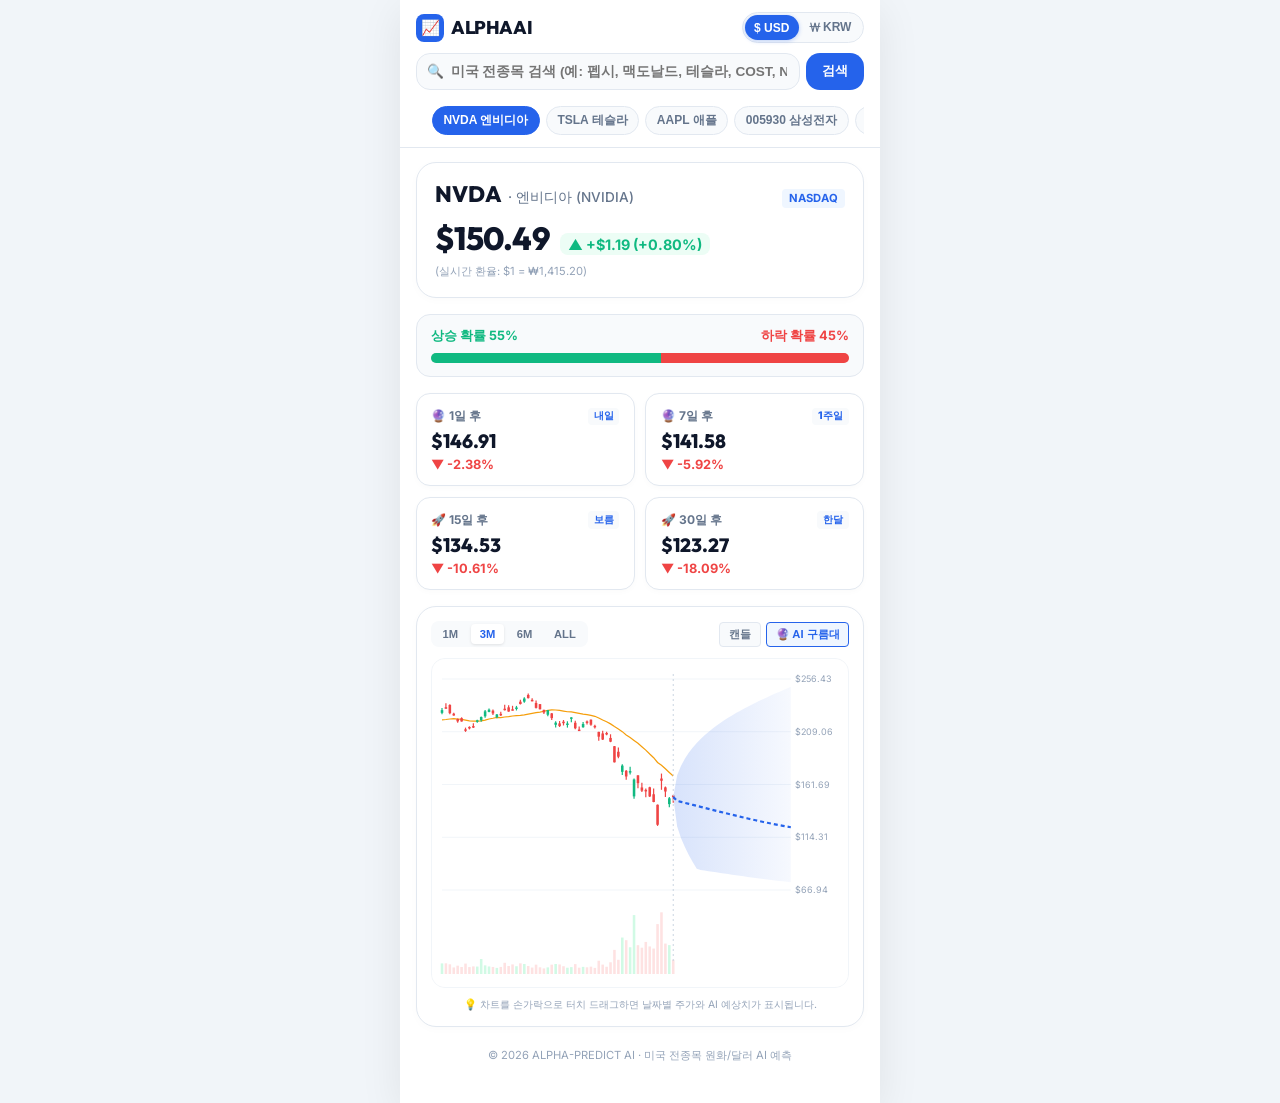
<file: index.html>
<!DOCTYPE html>
<html lang="ko">
<head>
  <meta charset="UTF-8" />
  <meta name="viewport" content="width=device-width, initial-scale=1.0, maximum-scale=1.0, user-scalable=no" />
  <title>ALPHA-PREDICT AI | 미국 주식 AI 예측 (원화/달러)</title>
  <meta name="description" content="나스닥/미국 모든 주식 실시간 검색 & 원화/달러 보기 & 1일, 7일, 15일, 30일 후 AI 주가 예측 및 상승/하락 확률" />
  <meta name="theme-color" content="#FFFFFF" />
  
  <link rel="stylesheet" href="css/style.css" />
  <link rel="icon" href="data:image/svg+xml,<svg xmlns=%22http://www.w3.org/2000/svg%22 viewBox=%220 0 100 100%22><text y=%22.9em%22 font-size=%2290%22>📈</text></svg>">
</head>
<body>
  <div class="mobile-app-wrapper">
    <!-- Loading Overlay -->
    <div id="loadingOverlay" class="loading-overlay">
      <div class="loading-spinner"></div>
      <span>실시간 주가 & AI 예측 계산 중...</span>
    </div>

    <!-- Header & Currency Switch -->
    <header class="app-header">
      <div class="header-top-row">
        <div class="app-brand">
          <div class="brand-icon">📈</div>
          <span class="brand-title">ALPHA AI</span>
        </div>

        <!-- 💵 Currency Switch ($ USD / ₩ KRW) -->
        <div class="currency-switch">
          <button type="button" id="curBtnUsd" class="cur-btn active">$ USD</button>
          <button type="button" id="curBtnKrw" class="cur-btn">₩ KRW</button>
        </div>
      </div>

      <!-- Realtime Search Form with Autocomplete Dropdown -->
      <div class="search-container">
        <form id="searchForm" class="search-form">
          <div class="search-input-wrap">
            <span class="search-icon">🔍</span>
            <input type="text" id="searchInput" placeholder="미국 전종목 검색 (예: 펩시, 맥도날드, 테슬라, COST, NVDA...)" autocomplete="off" />
          </div>
          <button type="submit" class="btn-search">검색</button>
        </form>
        <!-- Suggestion Dropdown -->
        <div id="searchDropdown" class="search-dropdown"></div>
      </div>

      <!-- Popular Ticker Quick Chips -->
      <div class="popular-chips">
        <button type="button" class="p-chip active" data-ticker="NVDA">NVDA 엔비디아</button>
        <button type="button" class="p-chip" data-ticker="TSLA">TSLA 테슬라</button>
        <button type="button" class="p-chip" data-ticker="AAPL">AAPL 애플</button>
        <button type="button" class="p-chip" data-ticker="005930">005930 삼성전자</button>
        <button type="button" class="p-chip" data-ticker="000660">000660 SK하이닉스</button>
        <button type="button" class="p-chip" data-ticker="PLTR">PLTR 팔란티어</button>
        <button type="button" class="p-chip" data-ticker="MSFT">MSFT 마이크로소프트</button>
        <button type="button" class="p-chip" data-ticker="QQQ">QQQ 나스닥ETF</button>
      </div>
    </header>

    <!-- Main Content Body -->
    <main class="app-content">
      <!-- 1. Stock Price Header Card -->
      <section class="stock-header-card">
        <div class="stock-title-row">
          <div class="stock-main-title">
            <h1 id="tickerName" class="stock-ticker-name">NVDA</h1>
            <span id="companyName" class="stock-company-name">· 엔비디아</span>
          </div>
          <span id="marketTag" class="market-label">NASDAQ</span>
        </div>

        <div class="price-display-row">
          <span id="currentPrice" class="big-price">$0.00</span>
          <div id="priceChangePill" class="price-change-pill bullish">
            <span>▲ +$0.00 (+0.00%)</span>
          </div>
        </div>
        <div id="fxRateNote" class="fx-rate-note">(실시간 환율: $1 = ₩1,415.20)</div>
      </section>

      <!-- 2. Simple Up / Down Probability Bar -->
      <section class="probability-section">
        <div class="prob-label-row">
          <span id="probUpText" class="prob-up-text">상승 확률 65%</span>
          <span id="probDownText" class="prob-down-text">하락 확률 35%</span>
        </div>
        <div class="prob-bar-container">
          <div id="probBarUp" class="prob-bar-up" style="width: 65%;"></div>
          <div id="probBarDown" class="prob-bar-down" style="width: 35%;"></div>
        </div>
      </section>

      <!-- 3. 4 AI Predictions (1일, 7일, 15일, 30일) -->
      <section class="prediction-4grid">
        <!-- 1일 후 -->
        <div class="pred-card">
          <div class="pred-card-header">
            <span>🔮 1일 후</span>
            <span class="pred-badge-period">내일</span>
          </div>
          <span id="pred1dPrice" class="pred-price-val">$0.00</span>
          <span id="pred1dPct" class="pred-pct-val bullish">▲ +0.00%</span>
        </div>

        <!-- 7일 후 -->
        <div class="pred-card">
          <div class="pred-card-header">
            <span>🔮 7일 후</span>
            <span class="pred-badge-period">1주일</span>
          </div>
          <span id="pred7dPrice" class="pred-price-val">$0.00</span>
          <span id="pred7dPct" class="pred-pct-val bullish">▲ +0.00%</span>
        </div>

        <!-- 15일 후 -->
        <div class="pred-card">
          <div class="pred-card-header">
            <span>🚀 15일 후</span>
            <span class="pred-badge-period">보름</span>
          </div>
          <span id="pred15dPrice" class="pred-price-val">$0.00</span>
          <span id="pred15dPct" class="pred-pct-val bullish">▲ +0.00%</span>
        </div>

        <!-- 30일 후 -->
        <div class="pred-card">
          <div class="pred-card-header">
            <span>🚀 30일 후</span>
            <span class="pred-badge-period">한달</span>
          </div>
          <span id="pred30dPrice" class="pred-price-val">$0.00</span>
          <span id="pred30dPct" class="pred-pct-val bullish">▲ +0.00%</span>
        </div>
      </section>

      <!-- 4. Interactive Chart Panel (White Theme) -->
      <section class="chart-container-card">
        <div class="chart-header-row">
          <!-- Time Range -->
          <div class="chart-range-group">
            <button type="button" class="r-btn" data-range="1mo">1M</button>
            <button type="button" class="r-btn active" data-range="3mo">3M</button>
            <button type="button" class="r-btn" data-range="6mo">6M</button>
            <button type="button" class="r-btn" data-range="all">ALL</button>
          </div>

          <!-- Type & Forecast Toggles -->
          <div class="chart-type-toggles">
            <button type="button" id="btnToggleType" class="t-btn">캔들</button>
            <button type="button" id="btnToggleForecast" class="t-btn active">🔮 AI 구름대</button>
          </div>
        </div>

        <!-- Canvas -->
        <div class="canvas-wrapper">
          <div id="whiteTooltip" class="white-tooltip" style="display:none;"></div>
          <canvas id="mainChartCanvas"></canvas>
        </div>

        <div style="font-size: 0.65rem; color: var(--text-dim); text-align: center;">
          💡 차트를 손가락으로 터치 드래그하면 날짜별 주가와 AI 예상치가 표시됩니다.
        </div>
      </section>
    </main>

    <footer class="app-footer">
      <p>© 2026 ALPHA-PREDICT AI · 미국 전종목 원화/달러 AI 예측</p>
    </footer>
  </div>

  <script src="js/chart_engine.js?v=20260818_2"></script>
  <script src="js/app.js?v=20260818_2"></script>
</body>
</html>
</file>
<file: css/style.css>
/* ==========================================================================
   ALPHA-PREDICT AI: Minimal Clean White Mobile Theme + Currency & Search UI
   ========================================================================== */

@import url('https://fonts.googleapis.com/css2?family=Inter:wght@400;500;600;700;800&family=Outfit:wght@500;600;700;800&display=swap');

:root {
  --bg-body: #F1F5F9;
  --bg-card: #FFFFFF;
  --bg-card-sub: #F8FAFC;
  --border-color: #E2E8F0;
  --border-active: #2563EB;

  --text-main: #0F172A;
  --text-sub: #64748B;
  --text-dim: #94A3B8;

  --accent-blue: #2563EB;
  --accent-light-blue: #EFF6FF;

  --bullish: #10B981;
  --bullish-bg: #ECFDF5;
  --bearish: #EF4444;
  --bearish-bg: #FEF2F2;

  --radius-sm: 8px;
  --radius-md: 14px;
  --radius-lg: 20px;
  --radius-full: 9999px;

  --font-sans: 'Inter', -apple-system, BlinkMacSystemFont, "Segoe UI", Roboto, sans-serif;
  --font-display: 'Outfit', var(--font-sans);
}

* {
  margin: 0;
  padding: 0;
  box-sizing: border-box;
  -webkit-tap-highlight-color: transparent;
}

body {
  background-color: var(--bg-body);
  color: var(--text-main);
  font-family: var(--font-sans);
  min-height: 100vh;
  display: flex;
  justify-content: center;
  overflow-x: hidden;
}

/* Mobile App Shell */
.mobile-app-wrapper {
  width: 100%;
  max-width: 480px;
  min-height: 100vh;
  background: #FFFFFF;
  display: flex;
  flex-direction: column;
  box-shadow: 0 10px 40px rgba(0, 0, 0, 0.08);
  position: relative;
  padding-bottom: 2rem;
}

/* Header */
.app-header {
  position: sticky;
  top: 0;
  z-index: 50;
  background: rgba(255, 255, 255, 0.96);
  backdrop-filter: blur(12px);
  border-bottom: 1px solid var(--border-color);
  padding: 0.75rem 1rem;
  display: flex;
  flex-direction: column;
  gap: 0.65rem;
}

.header-top-row {
  display: flex;
  align-items: center;
  justify-content: space-between;
}

.app-brand {
  display: flex;
  align-items: center;
  gap: 0.45rem;
}
.brand-icon {
  width: 28px;
  height: 28px;
  background: var(--accent-blue);
  color: #fff;
  border-radius: var(--radius-sm);
  display: flex;
  align-items: center;
  justify-content: center;
  font-size: 0.95rem;
}
.brand-title {
  font-family: var(--font-display);
  font-size: 1.15rem;
  font-weight: 800;
  letter-spacing: -0.5px;
  color: var(--text-main);
}

/* Currency Toggle Switch ($ USD / ₩ KRW) */
.currency-switch {
  display: flex;
  background: var(--bg-card-sub);
  border: 1px solid var(--border-color);
  border-radius: var(--radius-full);
  padding: 2px;
}
.cur-btn {
  padding: 0.25rem 0.6rem;
  border: none;
  background: transparent;
  font-size: 0.75rem;
  font-weight: 700;
  color: var(--text-sub);
  border-radius: var(--radius-full);
  cursor: pointer;
  transition: all 0.2s ease;
}
.cur-btn.active {
  background: var(--accent-blue);
  color: #FFFFFF;
  box-shadow: 0 1px 4px rgba(37, 99, 235, 0.3);
}

/* Search Form with Auto Suggestion */
.search-container {
  position: relative;
  width: 100%;
}
.search-form {
  display: flex;
  gap: 0.4rem;
  width: 100%;
}
.search-input-wrap {
  position: relative;
  flex: 1;
}
.search-input-wrap input {
  width: 100%;
  padding: 0.6rem 0.75rem 0.6rem 2.1rem;
  background: var(--bg-card-sub);
  border: 1px solid var(--border-color);
  border-radius: var(--radius-md);
  color: var(--text-main);
  font-size: 0.85rem;
  font-weight: 600;
  outline: none;
}
.search-input-wrap input:focus {
  border-color: var(--accent-blue);
  background: #FFFFFF;
  box-shadow: 0 0 0 3px rgba(37, 99, 235, 0.1);
}
.search-icon {
  position: absolute;
  left: 0.7rem;
  top: 50%;
  transform: translateY(-50%);
  color: var(--text-dim);
  font-size: 0.85rem;
}
.btn-search {
  padding: 0 1rem;
  background: var(--accent-blue);
  color: #fff;
  border: none;
  border-radius: var(--radius-md);
  font-size: 0.8rem;
  font-weight: 700;
  cursor: pointer;
  white-space: nowrap;
}

/* Search Dropdown / Autocomplete Box */
.search-dropdown {
  display: none;
  position: absolute;
  top: 100%;
  left: 0;
  right: 0;
  background: #FFFFFF;
  border: 1px solid var(--border-color);
  border-radius: var(--radius-md);
  box-shadow: 0 10px 25px rgba(0, 0, 0, 0.1);
  margin-top: 4px;
  max-height: 220px;
  overflow-y: auto;
  z-index: 100;
}
.dropdown-item {
  padding: 0.55rem 0.85rem;
  display: flex;
  justify-content: space-between;
  align-items: center;
  border-bottom: 1px solid #F1F5F9;
  cursor: pointer;
  font-size: 0.8rem;
}
.dropdown-item:last-child { border-bottom: none; }
.dropdown-item:hover {
  background: var(--accent-light-blue);
}
.item-ticker { font-weight: 700; color: var(--accent-blue); }
.item-name { color: var(--text-sub); font-size: 0.75rem; }

/* Popular Ticker Chips */
.popular-chips {
  display: flex;
  gap: 0.4rem;
  overflow-x: auto;
  padding: 0.4rem 1rem 0;
  scrollbar-width: none;
}
.popular-chips::-webkit-scrollbar {
  display: none;
}
.p-chip {
  flex-shrink: 0;
  padding: 0.3rem 0.65rem;
  background: var(--bg-card-sub);
  border: 1px solid var(--border-color);
  border-radius: var(--radius-full);
  font-size: 0.75rem;
  font-weight: 700;
  color: var(--text-sub);
  cursor: pointer;
  transition: all 0.15s;
}
.p-chip.active {
  background: var(--accent-blue);
  color: #fff;
  border-color: var(--accent-blue);
}

/* Main Content Body */
.app-content {
  padding: 0.85rem 1rem;
  display: flex;
  flex-direction: column;
  gap: 1rem;
}

/* Stock Header Card */
.stock-header-card {
  background: #FFFFFF;
  border: 1px solid var(--border-color);
  border-radius: var(--radius-lg);
  padding: 1.1rem;
  display: flex;
  flex-direction: column;
  gap: 0.6rem;
  box-shadow: 0 2px 10px rgba(0, 0, 0, 0.02);
}

.stock-title-row {
  display: flex;
  justify-content: space-between;
  align-items: baseline;
}
.stock-main-title {
  display: flex;
  align-items: baseline;
  gap: 0.4rem;
}
.stock-ticker-name {
  font-size: 1.4rem;
  font-weight: 800;
  font-family: var(--font-display);
  color: var(--text-main);
}
.stock-company-name {
  font-size: 0.85rem;
  color: var(--text-sub);
  font-weight: 500;
}
.market-label {
  font-size: 0.7rem;
  font-weight: 700;
  color: var(--accent-blue);
  background: var(--accent-light-blue);
  padding: 0.15rem 0.45rem;
  border-radius: 4px;
}

.price-display-row {
  display: flex;
  align-items: baseline;
  gap: 0.6rem;
}
.big-price {
  font-size: 2rem;
  font-weight: 800;
  font-family: var(--font-display);
  letter-spacing: -0.5px;
}
.price-change-pill {
  font-size: 0.9rem;
  font-weight: 700;
  padding: 0.15rem 0.5rem;
  border-radius: var(--radius-sm);
  display: flex;
  align-items: center;
  gap: 0.2rem;
}
.price-change-pill.bullish {
  background: var(--bullish-bg);
  color: var(--bullish);
}
.price-change-pill.bearish {
  background: var(--bearish-bg);
  color: var(--bearish);
}

.fx-rate-note {
  font-size: 0.7rem;
  color: var(--text-dim);
  margin-top: -0.2rem;
}

/* 🎯 Simple Up / Down Probability Bar */
.probability-section {
  background: var(--bg-card-sub);
  border: 1px solid var(--border-color);
  border-radius: var(--radius-md);
  padding: 0.85rem;
  display: flex;
  flex-direction: column;
  gap: 0.45rem;
}
.prob-label-row {
  display: flex;
  justify-content: space-between;
  font-size: 0.8rem;
  font-weight: 700;
}
.prob-up-text { color: var(--bullish); }
.prob-down-text { color: var(--bearish); }

.prob-bar-container {
  height: 10px;
  background: #FEE2E2;
  border-radius: var(--radius-full);
  overflow: hidden;
  display: flex;
}
.prob-bar-up {
  height: 100%;
  background: var(--bullish);
  transition: width 0.6s ease;
}
.prob-bar-down {
  height: 100%;
  background: var(--bearish);
  transition: width 0.6s ease;
}

/* 🔮 4 AI Prediction Cards (1일, 7일, 15일, 30일) */
.prediction-4grid {
  display: grid;
  grid-template-columns: repeat(2, 1fr);
  gap: 0.65rem;
}

.pred-card {
  background: #FFFFFF;
  border: 1px solid var(--border-color);
  border-radius: var(--radius-md);
  padding: 0.85rem 0.9rem;
  display: flex;
  flex-direction: column;
  gap: 0.25rem;
  box-shadow: 0 2px 6px rgba(0, 0, 0, 0.02);
}
.pred-card-header {
  font-size: 0.75rem;
  color: var(--text-sub);
  font-weight: 700;
  display: flex;
  align-items: center;
  justify-content: space-between;
}
.pred-badge-period {
  background: var(--bg-card-sub);
  padding: 0.1rem 0.35rem;
  border-radius: 4px;
  font-size: 0.65rem;
  color: var(--accent-blue);
  font-weight: 800;
}

.pred-price-val {
  font-size: 1.2rem;
  font-weight: 800;
  font-family: var(--font-display);
  color: var(--text-main);
}
.pred-pct-val {
  font-size: 0.8rem;
  font-weight: 700;
  display: flex;
  align-items: center;
  gap: 0.15rem;
}
.pred-pct-val.bullish { color: var(--bullish); }
.pred-pct-val.bearish { color: var(--bearish); }

/* Chart Section */
.chart-container-card {
  background: #FFFFFF;
  border: 1px solid var(--border-color);
  border-radius: var(--radius-lg);
  padding: 0.85rem;
  display: flex;
  flex-direction: column;
  gap: 0.65rem;
  box-shadow: 0 2px 10px rgba(0, 0, 0, 0.02);
}

.chart-header-row {
  display: flex;
  justify-content: space-between;
  align-items: center;
}
.chart-range-group {
  display: flex;
  gap: 0.25rem;
  background: var(--bg-card-sub);
  padding: 0.2rem;
  border-radius: var(--radius-sm);
}
.r-btn {
  padding: 0.25rem 0.55rem;
  background: transparent;
  border: none;
  font-size: 0.7rem;
  font-weight: 700;
  color: var(--text-sub);
  border-radius: 4px;
  cursor: pointer;
}
.r-btn.active {
  background: #FFFFFF;
  color: var(--accent-blue);
  box-shadow: 0 1px 3px rgba(0, 0, 0, 0.1);
}

.chart-type-toggles {
  display: flex;
  gap: 0.3rem;
}
.t-btn {
  padding: 0.25rem 0.55rem;
  background: var(--bg-card-sub);
  border: 1px solid var(--border-color);
  border-radius: 4px;
  font-size: 0.7rem;
  font-weight: 600;
  color: var(--text-sub);
  cursor: pointer;
}
.t-btn.active {
  border-color: var(--accent-blue);
  color: var(--accent-blue);
  background: var(--accent-light-blue);
}

.canvas-wrapper {
  position: relative;
  width: 100%;
  height: 330px;
  background: #FAFAFA;
  border-radius: var(--radius-md);
  border: 1px solid #F1F5F9;
  overflow: hidden;
  touch-action: pan-y;
}
#mainChartCanvas {
  width: 100%;
  height: 100%;
  display: block;
}

.white-tooltip {
  position: absolute;
  top: 8px;
  left: 8px;
  right: 8px;
  background: rgba(255, 255, 255, 0.95);
  backdrop-filter: blur(8px);
  border: 1px solid var(--border-color);
  border-radius: var(--radius-sm);
  padding: 0.4rem 0.65rem;
  font-size: 0.7rem;
  display: flex;
  justify-content: space-between;
  color: var(--text-sub);
  box-shadow: 0 2px 8px rgba(0, 0, 0, 0.06);
  pointer-events: none;
  z-index: 10;
}
.white-tooltip span strong {
  color: var(--text-main);
}

/* Loading Overlay */
.loading-overlay {
  display: none;
  position: absolute;
  top: 0; left: 0; right: 0; bottom: 0;
  background: rgba(255, 255, 255, 0.9);
  backdrop-filter: blur(4px);
  z-index: 60;
  align-items: center;
  justify-content: center;
  flex-direction: column;
  gap: 0.5rem;
  font-size: 0.85rem;
  font-weight: 700;
  color: var(--accent-blue);
}
.loading-spinner {
  width: 28px;
  height: 28px;
  border: 3px solid var(--border-color);
  border-top-color: var(--accent-blue);
  border-radius: 50%;
  animation: spin 0.8s linear infinite;
}
@keyframes spin {
  to { transform: rotate(360deg); }
}

.app-footer {
  text-align: center;
  font-size: 0.7rem;
  color: var(--text-dim);
  padding: 0.5rem 1rem;
}
</file>
